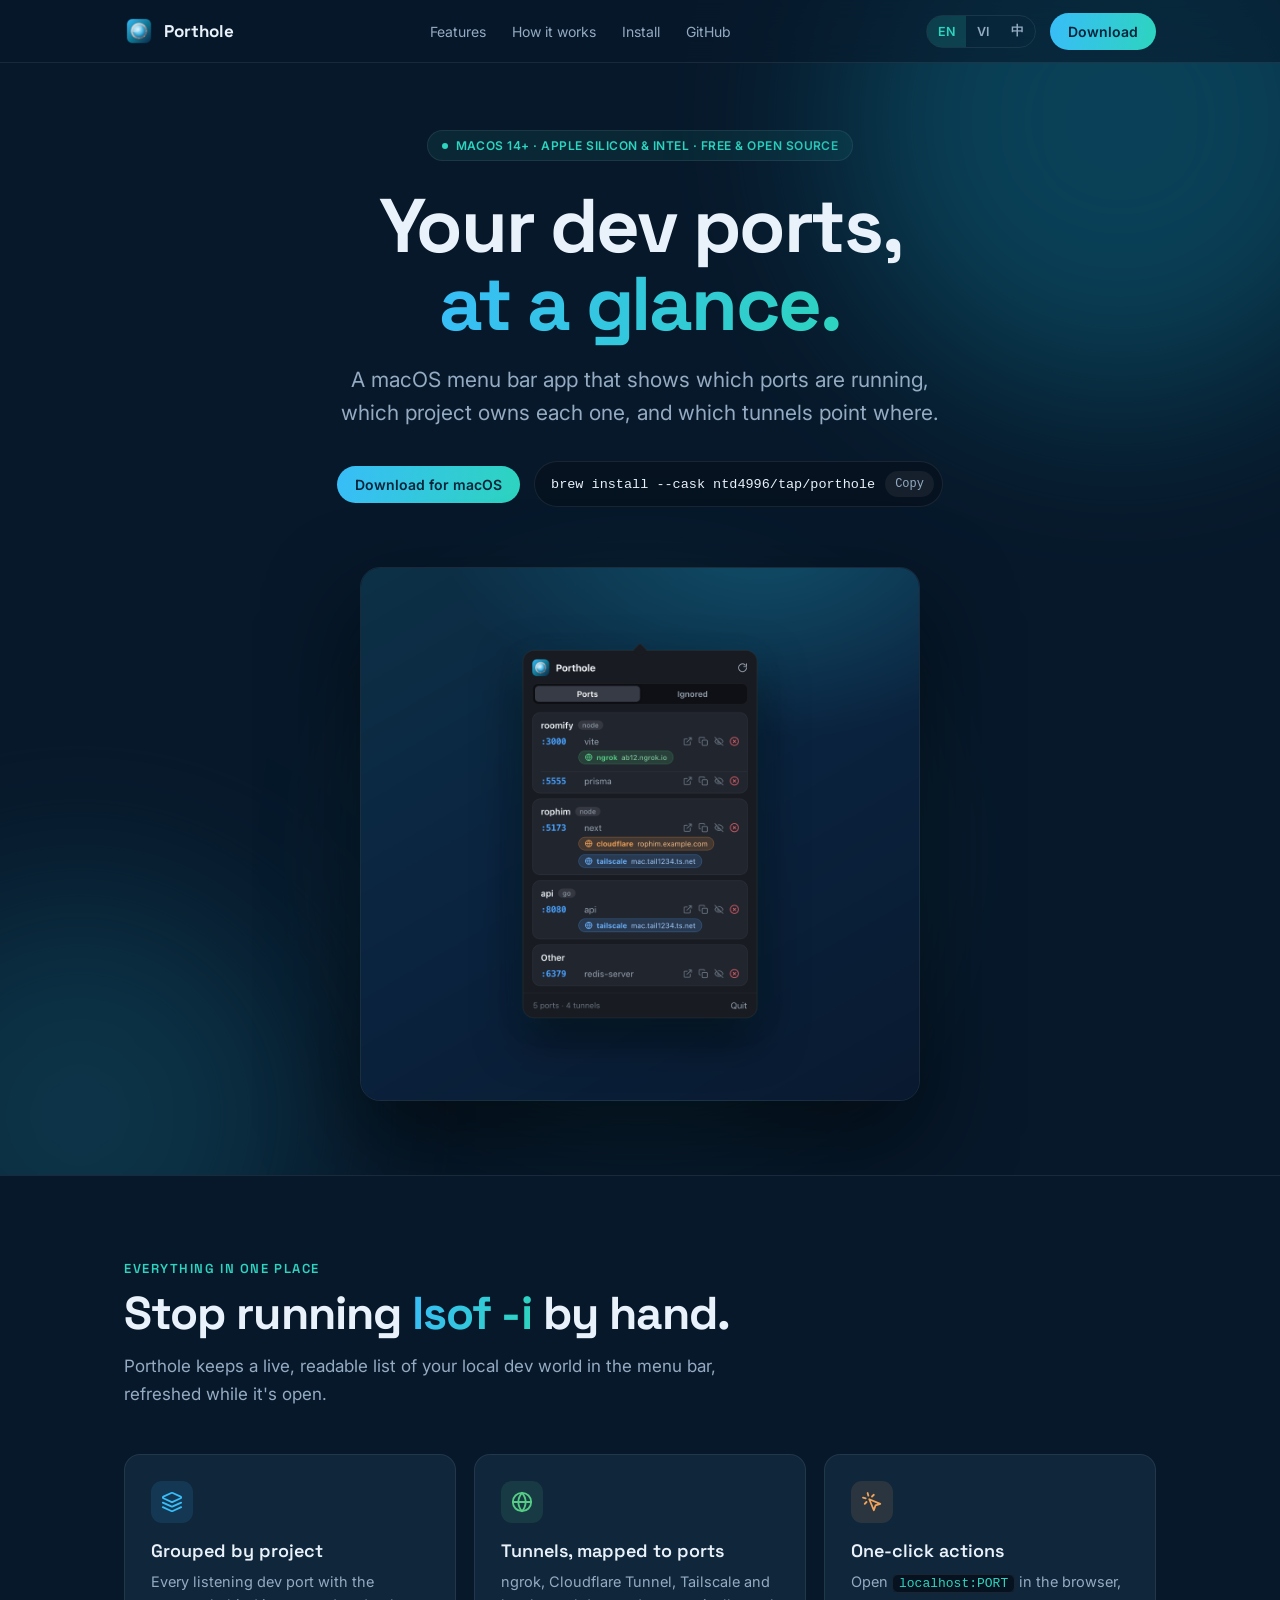
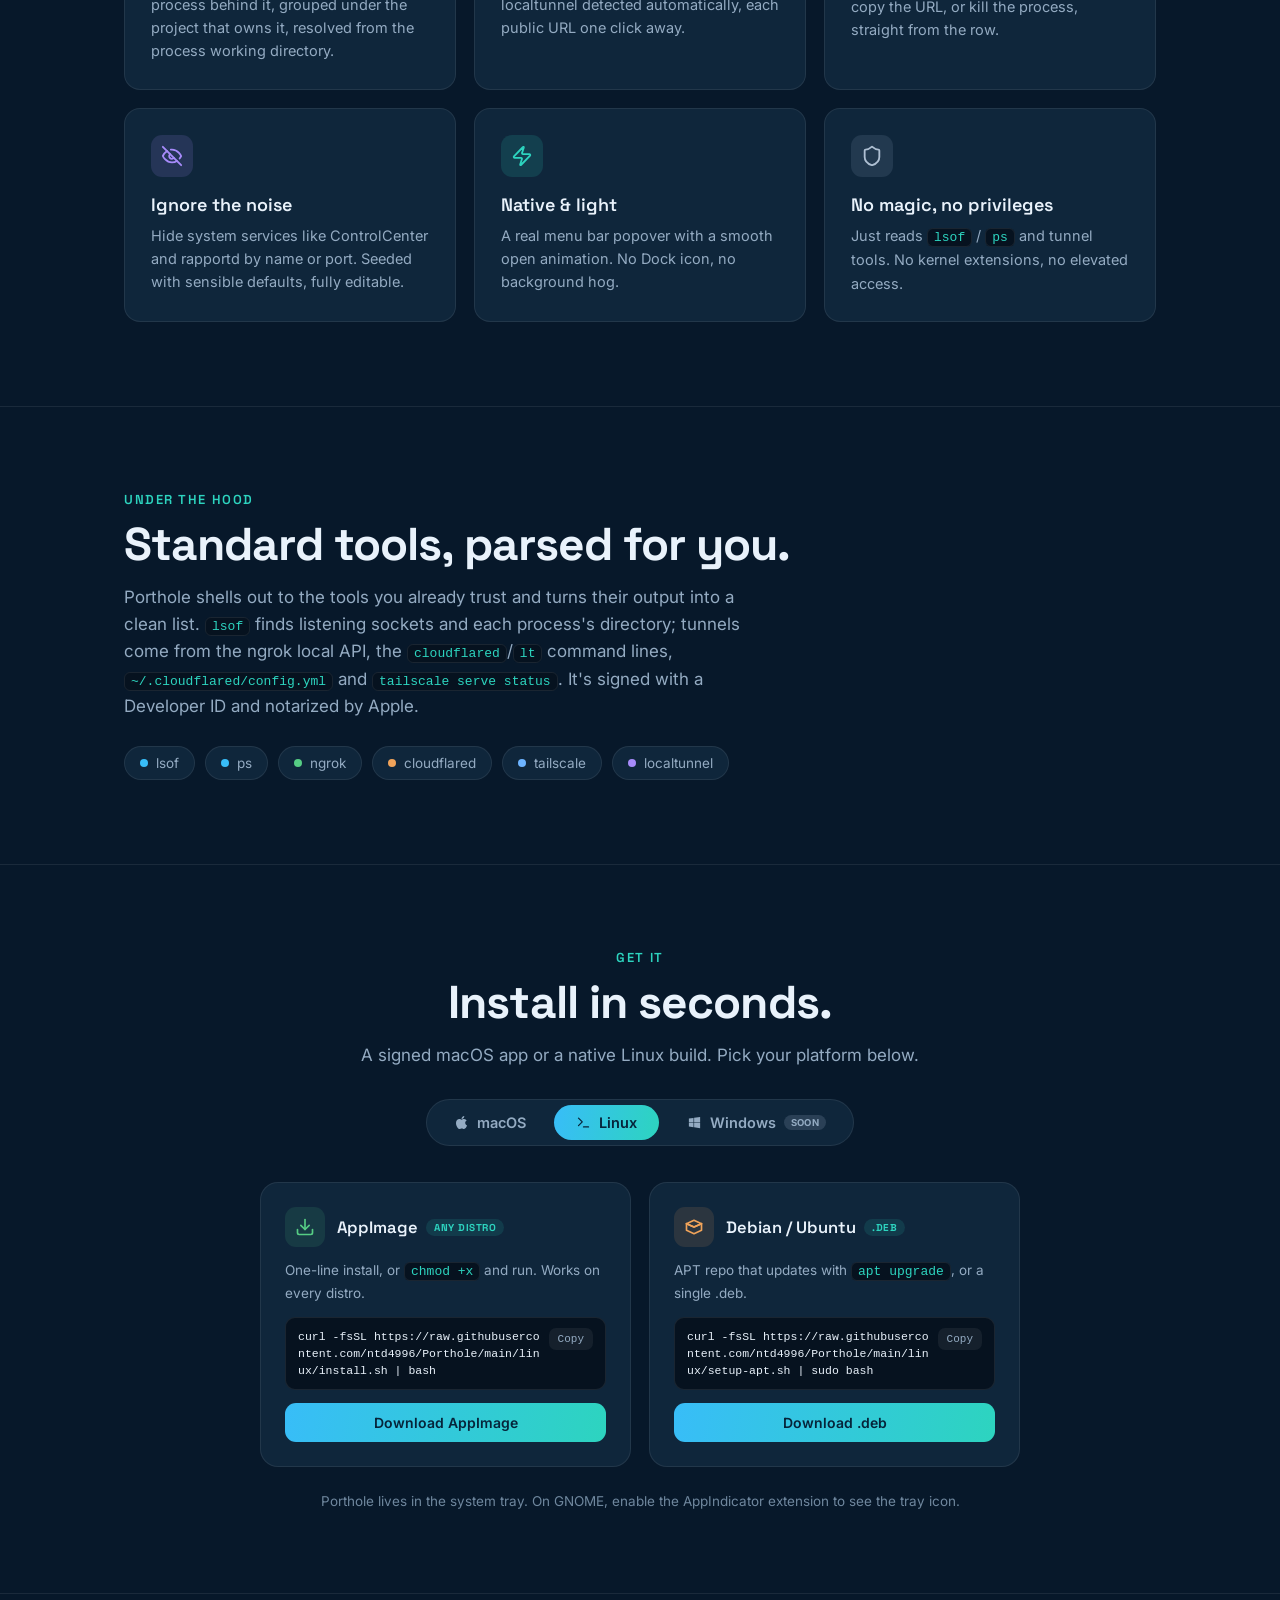
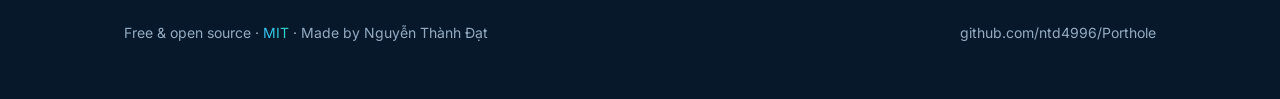
<file: index.html>
<!DOCTYPE html>
<html lang="en">
<head>
<meta charset="utf-8" />
<meta name="viewport" content="width=device-width, initial-scale=1" />
<title>Porthole: dev ports & tunnels in your menu bar</title>
<meta name="description" content="A macOS menu bar app that shows which dev ports are running, which project owns each one, and which tunnels point where." />
<meta property="og:title" content="Porthole" />
<meta property="og:description" content="See which dev ports are running, which project owns each one, and which tunnels point where, right from your menu bar." />
<meta property="og:image" content="https://porthole.thenightwatcher.online/hero.png" />
<meta property="og:type" content="website" />
<meta name="twitter:card" content="summary_large_image" />
<link rel="icon" href="icon.png" />
<link rel="author" href="https://datnt.dev" />
<script type="application/ld+json">
{
  "@context": "https://schema.org",
  "@type": "SoftwareApplication",
  "name": "Porthole",
  "url": "https://porthole.thenightwatcher.online/",
  "description": "A macOS menu bar app that shows which dev ports are running, which project owns each one, and which tunnels point where.",
  "applicationCategory": "DeveloperApplication",
  "operatingSystem": "macOS",
  "offers": {
    "@type": "Offer",
    "price": "0",
    "priceCurrency": "USD"
  },
  "sameAs": [
    "https://github.com/ntd4996/Porthole"
  ],
  "author": {
    "@type": "Person",
    "@id": "https://datnt.dev/#person",
    "name": "Nguyễn Thành Đạt",
    "url": "https://datnt.dev",
    "sameAs": [
      "https://github.com/ntd4996",
      "https://www.linkedin.com/in/ntd4996",
      "https://x.com/ntd4996"
    ]
  },
  "creator": {
    "@type": "Person",
    "@id": "https://datnt.dev/#person",
    "name": "Nguyễn Thành Đạt",
    "url": "https://datnt.dev",
    "sameAs": [
      "https://github.com/ntd4996",
      "https://www.linkedin.com/in/ntd4996",
      "https://x.com/ntd4996"
    ]
  },
  "publisher": {
    "@type": "Person",
    "@id": "https://datnt.dev/#person",
    "name": "Nguyễn Thành Đạt",
    "url": "https://datnt.dev",
    "sameAs": [
      "https://github.com/ntd4996",
      "https://www.linkedin.com/in/ntd4996",
      "https://x.com/ntd4996"
    ]
  }
}
</script>
<link rel="preconnect" href="https://fonts.googleapis.com" />
<link rel="preconnect" href="https://fonts.gstatic.com" crossorigin />
<link href="https://fonts.googleapis.com/css2?family=Space+Grotesk:wght@500;600;700&family=Inter:wght@400;500;600&display=swap" rel="stylesheet" />
<style>
  *{margin:0;padding:0;box-sizing:border-box}
  :root{
    --ink:#07182a; --ink2:#0c2034; --card:#0f263b; --line:rgba(255,255,255,.08);
    --cream:#e9f2fb; --muted:#94abc2; --faint:#6f879e;
    --sky:#38bdf8; --teal:#2dd4bf; --orange:#f0a35a; --green:#56cd84;
    --disp:"Space Grotesk",-apple-system,sans-serif; --body:"Inter",-apple-system,sans-serif;
  }
  html{scroll-behavior:smooth}
  body{font-family:var(--body);color:var(--cream);background:var(--ink);-webkit-font-smoothing:antialiased;overflow-x:hidden}
  a{color:inherit;text-decoration:none}
  .wrap{max-width:1080px;margin:0 auto;padding:0 24px}
  .grad{background:linear-gradient(100deg,var(--sky),var(--teal));-webkit-background-clip:text;background-clip:text;color:transparent}

  /* header */
  header{position:fixed;inset:0 0 auto 0;z-index:50;backdrop-filter:blur(12px);background:rgba(7,24,42,.6);border-bottom:1px solid var(--line)}
  header .wrap{display:flex;align-items:center;justify-content:space-between;height:62px}
  .brand{display:flex;align-items:center;gap:10px;font-family:var(--disp);font-weight:700;font-size:17px}
  .brand img{width:30px;height:30px;border-radius:8px}
  nav.links{display:flex;gap:26px;font-size:14px}
  nav.links a{color:var(--muted)} nav.links a:hover{color:var(--cream)}
  .right{display:flex;align-items:center;gap:14px}
  .btn{display:inline-flex;align-items:center;gap:8px;border-radius:999px;font-weight:600;font-size:14px;padding:10px 18px;transition:.15s}
  .btn-primary{background:linear-gradient(100deg,var(--sky),var(--teal));color:#06243a}
  .btn-primary:hover{filter:brightness(1.07);transform:translateY(-1px)}
  .btn-ghost{border:1px solid var(--line);color:var(--cream)}
  .btn-ghost:hover{border-color:var(--teal);color:var(--teal)}
  /* language switcher */
  .lang{display:inline-flex;border:1px solid var(--line);border-radius:999px;overflow:hidden}
  .lang button{background:transparent;border:none;color:var(--muted);cursor:pointer;font:inherit;font-size:12.5px;font-weight:600;padding:7px 11px;transition:.15s}
  .lang button:hover{color:var(--cream)}
  .lang button.on{background:rgba(45,212,191,.16);color:var(--teal)}
  @media(max-width:720px){nav.links{display:none}}

  /* glows */
  .glow{position:absolute;border-radius:50%;filter:blur(90px);opacity:.5;pointer-events:none;z-index:0}

  /* hero */
  .hero{position:relative;padding:130px 0 70px;text-align:center;overflow:hidden}
  .hero .glow.a{width:560px;height:560px;background:#0e7490;top:-160px;right:-120px;opacity:.45}
  .hero .glow.b{width:440px;height:440px;background:#155e75;bottom:-160px;left:-140px;opacity:.4}
  .badge{display:inline-flex;align-items:center;gap:8px;border:1px solid var(--line);background:rgba(45,212,191,.08);color:var(--teal);font-size:12px;font-weight:600;letter-spacing:.04em;text-transform:uppercase;padding:7px 14px;border-radius:999px;margin-bottom:26px}
  .badge .dot{width:6px;height:6px;border-radius:50%;background:var(--teal)}
  h1{position:relative;font-family:var(--disp);font-weight:700;letter-spacing:-.03em;line-height:1.02;font-size:clamp(40px,7vw,76px);margin-bottom:22px}
  .sub{position:relative;font-size:clamp(17px,2.4vw,21px);color:var(--muted);max-width:620px;margin:0 auto 32px;line-height:1.55}
  .cta{position:relative;display:flex;gap:14px;justify-content:center;align-items:center;flex-wrap:wrap}
  .brew{display:inline-flex;align-items:center;gap:10px;background:#06121f;border:1px solid var(--line);border-radius:999px;padding:9px 8px 9px 16px;font-family:ui-monospace,Menlo,monospace;font-size:13.5px;color:var(--cream)}
  .brew button{background:rgba(255,255,255,.06);border:none;color:var(--muted);cursor:pointer;font:inherit;font-size:12px;padding:6px 10px;border-radius:999px}
  .brew button:hover{color:var(--teal)}
  .shotwrap{position:relative;margin:60px auto 0;max-width:560px}
  .shotwrap .glow{width:70%;height:70%;left:15%;top:18%;background:#1390a8;opacity:.5}
  .shot{position:relative;width:100%;height:auto;border-radius:20px;border:1px solid var(--line);
    box-shadow:0 40px 90px rgba(0,0,0,.55);animation:float 6s ease-in-out infinite}
  @keyframes float{0%,100%{transform:translateY(0)}50%{transform:translateY(-10px)}}
  .menubarhint{display:inline-flex;align-items:center;gap:7px;color:var(--teal);font-size:12px;font-weight:700;letter-spacing:.08em;text-transform:uppercase;margin-bottom:14px}

  /* sections */
  section.block{position:relative;padding:84px 0;border-top:1px solid var(--line)}
  .eyebrow{font-family:var(--disp);color:var(--teal);font-size:13px;font-weight:600;letter-spacing:.12em;text-transform:uppercase;margin-bottom:12px}
  h2{font-family:var(--disp);font-weight:700;letter-spacing:-.02em;font-size:clamp(30px,4.5vw,46px);line-height:1.05;margin-bottom:16px}
  .lead{color:var(--muted);font-size:17px;line-height:1.6;max-width:620px}

  .features{display:grid;grid-template-columns:repeat(auto-fit,minmax(290px,1fr));gap:18px;margin-top:46px}
  .feat{background:var(--card);border:1px solid var(--line);border-radius:16px;padding:26px;transition:.2s}
  .feat:hover{border-color:rgba(45,212,191,.35);transform:translateY(-3px)}
  .feat .ic{width:42px;height:42px;border-radius:11px;display:flex;align-items:center;justify-content:center;margin-bottom:16px;background:rgba(56,189,248,.12);color:var(--sky)}
  .feat h3{font-family:var(--disp);font-size:18px;font-weight:600;margin-bottom:8px}
  .feat p{color:var(--muted);font-size:14.5px;line-height:1.6}
  code{background:#06121f;border:1px solid var(--line);border-radius:6px;padding:1px 6px;font-family:ui-monospace,Menlo,monospace;font-size:13px;color:var(--teal)}

  .chips{display:flex;flex-wrap:wrap;gap:10px;margin-top:26px}
  .chip{display:inline-flex;align-items:center;gap:8px;background:var(--card);border:1px solid var(--line);border-radius:999px;padding:8px 15px;font-size:13.5px;color:var(--muted)}
  .chip .d{width:8px;height:8px;border-radius:50%}

  /* install */
  .install{text-align:center}
  .install .box{display:inline-flex;flex-direction:column;gap:18px;align-items:center;background:var(--card);border:1px solid var(--line);border-radius:20px;padding:40px;margin-top:30px;max-width:560px;width:100%}
  .install .cmd{font-family:ui-monospace,Menlo,monospace;font-size:15px;background:#06121f;border:1px solid var(--line);border-radius:12px;padding:14px 18px;width:100%;display:flex;justify-content:space-between;align-items:center;gap:12px}
  .install .cmd button{background:rgba(255,255,255,.06);border:none;color:var(--muted);cursor:pointer;font:inherit;font-size:12px;padding:6px 11px;border-radius:8px}
  .install .cmd button:hover{color:var(--teal)}
  .note{color:var(--faint);font-size:13.5px}

  /* download cards */
  .platforms{display:flex;justify-content:center;gap:12px;flex-wrap:wrap;margin:30px 0 4px}
  .pf{display:inline-flex;align-items:center;gap:9px;background:var(--card);border:1px solid var(--line);border-radius:999px;padding:9px 16px;font-size:14px;color:var(--cream);font-weight:600}
  .pf svg{width:15px;height:15px;opacity:.92}
  .pf b{color:var(--teal);font-size:10.5px;font-weight:700;letter-spacing:.06em;text-transform:uppercase;background:rgba(45,212,191,.12);padding:2px 8px;border-radius:999px}
  .dlcards{display:grid;grid-template-columns:repeat(auto-fit,minmax(280px,1fr));gap:18px;margin-top:34px;text-align:left}
  .dlcard{display:flex;flex-direction:column;gap:13px;background:var(--card);border:1px solid var(--line);border-radius:18px;padding:24px;transition:.2s}
  .dlcard:hover{border-color:rgba(45,212,191,.35);transform:translateY(-3px)}
  .dlcard .top{display:flex;align-items:center;gap:12px}
  .dlcard .di{width:40px;height:40px;border-radius:11px;display:flex;align-items:center;justify-content:center;background:rgba(56,189,248,.12);color:var(--sky);flex:none}
  .dlcard .di svg{width:20px;height:20px}
  .dlcard h3{font-family:var(--disp);font-size:16.5px;font-weight:600;display:flex;align-items:center;gap:8px;flex-wrap:wrap}
  .dlcard .tag{font-size:10px;font-weight:700;letter-spacing:.05em;text-transform:uppercase;color:var(--teal);background:rgba(45,212,191,.12);border-radius:999px;padding:2px 8px}
  .dlcard p{color:var(--muted);font-size:13.5px;line-height:1.55;flex:1;margin:0}
  .dlcard .cmd{font-family:ui-monospace,Menlo,monospace;font-size:11.5px;background:#06121f;border:1px solid var(--line);border-radius:10px;padding:10px 12px;display:flex;align-items:flex-start;justify-content:space-between;gap:8px}
  .dlcard .cmd span{line-height:1.5;color:var(--cream);word-break:break-all}
  .dlcard .cmd button{background:rgba(255,255,255,.06);border:none;color:var(--muted);cursor:pointer;font:inherit;font-size:11px;padding:5px 9px;border-radius:7px;flex:none}
  .dlcard .cmd button:hover{color:var(--teal)}
  .dlbtn{display:inline-flex;align-items:center;justify-content:center;gap:8px;background:linear-gradient(100deg,var(--sky),var(--teal));color:#06243a;border-radius:11px;padding:11px 14px;font-weight:600;font-size:14px;transition:.15s}
  .dlbtn:hover{filter:brightness(1.07);transform:translateY(-1px)}
  .dlbtn.ghost{background:transparent;border:1px solid var(--line);color:var(--cream)}
  .dlbtn.ghost:hover{border-color:var(--teal);color:var(--teal)}
  .osTabs{display:inline-flex;gap:6px;background:var(--card);border:1px solid var(--line);border-radius:999px;padding:5px;margin:30px 0 2px}
  .osTab{display:inline-flex;align-items:center;gap:8px;background:transparent;border:none;color:var(--muted);cursor:pointer;font:inherit;font-weight:600;font-size:14.5px;padding:9px 22px;border-radius:999px;transition:.15s}
  .osTab svg{width:15px;height:15px}
  .osTab:hover{color:var(--cream)}
  .osTab.on{background:linear-gradient(100deg,var(--sky),var(--teal));color:#06243a}
  .osTab .soon{font-size:9.5px;font-weight:700;letter-spacing:.05em;text-transform:uppercase;background:rgba(148,171,194,.2);color:var(--muted);border-radius:999px;padding:2px 7px}
  .osTab.on .soon{background:rgba(6,36,58,.25);color:#06243a}
  .ospanel{margin-top:6px}
  .ospanel[hidden]{display:none}
  .dlcards-2{max-width:760px;margin-left:auto;margin-right:auto}
  .dlcards-1{max-width:420px;margin-left:auto;margin-right:auto}

  footer{border-top:1px solid var(--line);padding:30px 0 60px}
  footer .wrap{display:flex;justify-content:space-between;flex-wrap:wrap;gap:14px;color:var(--muted);font-size:14px;align-items:center}
  footer a:hover{color:var(--cream)}

  .reveal{opacity:0;transform:translateY(26px);transition:opacity .6s ease,transform .6s ease}
  .reveal.in{opacity:1;transform:none}
  @media(prefers-reduced-motion:reduce){.shot{animation:none}.reveal{opacity:1;transform:none}}
</style>
</head>
<body>

<header>
  <div class="wrap">
    <a class="brand" href="#"><img src="icon.png" alt="" />Porthole</a>
    <nav class="links">
      <a href="#features" data-i18n="nav_features">Features</a>
      <a href="#how" data-i18n="nav_how">How it works</a>
      <a href="#install" data-i18n="nav_install">Install</a>
      <a href="https://github.com/ntd4996/Porthole">GitHub</a>
    </nav>
    <div class="right">
      <div class="lang" id="lang">
        <button data-lang="en">EN</button>
        <button data-lang="vi">VI</button>
        <button data-lang="zh">中</button>
      </div>
      <a class="btn btn-primary" href="https://github.com/ntd4996/Porthole/releases/latest" data-i18n="nav_download">Download</a>
    </div>
  </div>
</header>

<section class="hero">
  <span class="glow a"></span><span class="glow b"></span>
  <div class="wrap">
    <span class="badge" data-i18n="badge"><span class="dot"></span>macOS 14+ · Apple Silicon &amp; Intel · Free &amp; open source</span>
    <h1 data-i18n="h1">Your dev ports,<br/><span class="grad">at a glance.</span></h1>
    <p class="sub" data-i18n="sub">A macOS menu bar app that shows which ports are running, which project owns each one, and which tunnels point where.</p>
    <div class="cta">
      <a class="btn btn-primary" href="https://github.com/ntd4996/Porthole/releases/latest" data-i18n="hero_dl">Download for macOS</a>
      <span class="brew"><span id="brew">brew install --cask ntd4996/tap/porthole</span><button onclick="cp('brew',this)" data-i18n="copy">Copy</button></span>
    </div>
    <div class="shotwrap reveal">
      <span class="glow"></span>
      <img class="shot" src="hero.png" alt="Porthole menu bar popover showing dev ports grouped by project, with ngrok, Cloudflare and Tailscale tunnels" />
    </div>
  </div>
</section>

<section class="block" id="features">
  <div class="wrap">
    <div class="reveal">
      <div class="eyebrow" data-i18n="f_eyebrow">Everything in one place</div>
      <h2 data-i18n="f_h2">Stop running <span class="grad">lsof -i</span> by hand.</h2>
      <p class="lead" data-i18n="f_lead">Porthole keeps a live, readable list of your local dev world in the menu bar, refreshed while it's open.</p>
    </div>
    <div class="features">
      <div class="feat reveal"><div class="ic"><svg width="22" height="22" viewBox="0 0 24 24" fill="none" stroke="currentColor" stroke-width="2" stroke-linecap="round" stroke-linejoin="round"><path d="m12.83 2.18a2 2 0 0 0-1.66 0L2.6 6.08a1 1 0 0 0 0 1.83l8.58 3.91a2 2 0 0 0 1.66 0l8.58-3.9a1 1 0 0 0 0-1.83Z"/><path d="m22 17.65-9.17 4.16a2 2 0 0 1-1.66 0L2 17.65"/><path d="m22 12.65-9.17 4.16a2 2 0 0 1-1.66 0L2 12.65"/></svg></div><h3 data-i18n="feat1_h3">Grouped by project</h3><p data-i18n="feat1_p">Every listening dev port with the process behind it, grouped under the project that owns it, resolved from the process working directory.</p></div>
      <div class="feat reveal"><div class="ic" style="background:rgba(86,205,132,.12);color:var(--green)"><svg width="22" height="22" viewBox="0 0 24 24" fill="none" stroke="currentColor" stroke-width="2" stroke-linecap="round" stroke-linejoin="round"><circle cx="12" cy="12" r="10"/><path d="M2 12h20"/><path d="M12 2a15.3 15.3 0 0 1 4 10 15.3 15.3 0 0 1-4 10 15.3 15.3 0 0 1-4-10 15.3 15.3 0 0 1 4-10z"/></svg></div><h3 data-i18n="feat2_h3">Tunnels, mapped to ports</h3><p data-i18n="feat2_p">ngrok, Cloudflare Tunnel, Tailscale and localtunnel detected automatically, each public URL one click away.</p></div>
      <div class="feat reveal"><div class="ic" style="background:rgba(240,163,90,.12);color:var(--orange)"><svg width="22" height="22" viewBox="0 0 24 24" fill="none" stroke="currentColor" stroke-width="2" stroke-linecap="round" stroke-linejoin="round"><path d="M9 9l5 12 1.8-5.2L21 14Z"/><path d="M7.2 2.2 8 5.1"/><path d="m5.1 8-2.9-.8"/><path d="M14 4.1 12 6"/><path d="m6 12-1.9 2"/></svg></div><h3 data-i18n="feat3_h3">One-click actions</h3><p data-i18n="feat3_p">Open <code>localhost:PORT</code> in the browser, copy the URL, or kill the process, straight from the row.</p></div>
      <div class="feat reveal"><div class="ic" style="background:rgba(167,139,250,.14);color:#a78bfa"><svg width="22" height="22" viewBox="0 0 24 24" fill="none" stroke="currentColor" stroke-width="2" stroke-linecap="round" stroke-linejoin="round"><path d="M9.88 9.88a3 3 0 1 0 4.24 4.24"/><path d="M10.73 5.08A10.43 10.43 0 0 1 12 5c7 0 10 7 10 7a13.16 13.16 0 0 1-1.67 2.68"/><path d="M6.61 6.61A13.526 13.526 0 0 0 2 12s3 7 10 7a9.74 9.74 0 0 0 5.39-1.61"/><line x1="2" x2="22" y1="2" y2="22"/></svg></div><h3 data-i18n="feat4_h3">Ignore the noise</h3><p data-i18n="feat4_p">Hide system services like ControlCenter and rapportd by name or port. Seeded with sensible defaults, fully editable.</p></div>
      <div class="feat reveal"><div class="ic" style="background:rgba(45,212,191,.14);color:var(--teal)"><svg width="22" height="22" viewBox="0 0 24 24" fill="none" stroke="currentColor" stroke-width="2" stroke-linecap="round" stroke-linejoin="round"><path d="M4 14a1 1 0 0 1-.78-1.63l9.9-10.2a.5.5 0 0 1 .86.46l-1.92 6.02A1 1 0 0 0 13 10h7a1 1 0 0 1 .78 1.63l-9.9 10.2a.5.5 0 0 1-.86-.46l1.92-6.02A1 1 0 0 0 11 14z"/></svg></div><h3 data-i18n="feat5_h3">Native &amp; light</h3><p data-i18n="feat5_p">A real menu bar popover with a smooth open animation. No Dock icon, no background hog.</p></div>
      <div class="feat reveal"><div class="ic" style="background:rgba(148,171,194,.14);color:#aebfd2"><svg width="22" height="22" viewBox="0 0 24 24" fill="none" stroke="currentColor" stroke-width="2" stroke-linecap="round" stroke-linejoin="round"><path d="M20 13c0 5-3.5 7.5-7.66 8.95a1 1 0 0 1-.67-.01C7.5 20.5 4 18 4 13V6a1 1 0 0 1 1-1c2 0 4.5-1.2 6.24-2.72a1.17 1.17 0 0 1 1.52 0C14.51 3.81 17 5 19 5a1 1 0 0 1 1 1z"/></svg></div><h3 data-i18n="feat6_h3">No magic, no privileges</h3><p data-i18n="feat6_p">Just reads <code>lsof</code> / <code>ps</code> and tunnel tools. No kernel extensions, no elevated access.</p></div>
    </div>
  </div>
</section>

<section class="block" id="how">
  <div class="wrap reveal">
    <div class="eyebrow" data-i18n="how_eyebrow">Under the hood</div>
    <h2 data-i18n="how_h2">Standard tools, parsed for you.</h2>
    <p class="lead" data-i18n="how_lead">Porthole shells out to the tools you already trust and turns their output into a clean list. <code>lsof</code> finds listening sockets and each process's directory; tunnels come from the ngrok local API, the <code>cloudflared</code>/<code>lt</code> command lines, <code>~/.cloudflared/config.yml</code> and <code>tailscale serve status</code>. It's signed with a Developer ID and notarized by Apple.</p>
    <div class="chips">
      <span class="chip"><span class="d" style="background:var(--sky)"></span>lsof</span>
      <span class="chip"><span class="d" style="background:var(--sky)"></span>ps</span>
      <span class="chip"><span class="d" style="background:var(--green)"></span>ngrok</span>
      <span class="chip"><span class="d" style="background:var(--orange)"></span>cloudflared</span>
      <span class="chip"><span class="d" style="background:#6db4ff"></span>tailscale</span>
      <span class="chip"><span class="d" style="background:#a78bfa"></span>localtunnel</span>
    </div>
  </div>
</section>

<section class="block install" id="install">
  <div class="wrap reveal">
    <div class="eyebrow" data-i18n="get_eyebrow">Get it</div>
    <h2 data-i18n="get_h2">Install in seconds.</h2>
    <p class="lead" style="margin:0 auto" data-i18n="get_lead">A signed macOS app or a native Linux build. Pick your platform below.</p>

    <div class="osTabs" role="tablist">
      <button class="osTab" data-os="mac" onclick="showOS('mac')"><svg viewBox="0 0 384 512" fill="currentColor"><path d="M318.7 268.7c-.2-36.7 16.4-64.4 50-84.8-18.8-26.9-47.2-41.7-84.7-44.6-35.5-2.8-74.3 20.7-88.5 20.7-15 0-49.4-19.7-76.4-19.7C63.3 141.2 4 184.8 4 273.5q0 39.3 14.4 81.2c12.8 36.7 59 126.7 107.2 125.2 25.2-.6 43-17.9 75.8-17.9 31.8 0 48.3 17.9 76.4 17.9 48.6-.7 90.4-82.5 102.6-119.3-65.2-30.7-61.7-90-61.7-91.9zm-56.6-164.2c27.3-32.4 24.8-61.9 24-72.5-24.1 1.4-52 16.4-67.9 34.9-17.5 19.8-27.8 44.3-25.6 71.9 26.1 2 49.9-11.4 69.5-34.3z"/></svg>macOS</button>
      <button class="osTab" data-os="linux" onclick="showOS('linux')"><svg viewBox="0 0 24 24" fill="none" stroke="currentColor" stroke-width="2" stroke-linecap="round" stroke-linejoin="round"><polyline points="4 17 10 11 4 5"/><line x1="12" x2="20" y1="19" y2="19"/></svg>Linux</button>
      <button class="osTab" data-os="win" onclick="showOS('win')"><svg viewBox="0 0 24 24" fill="currentColor"><path d="M3 5.7 10.4 4.6v6.9H3zM11.4 4.4 21 3v8.5h-9.6zM3 12.5h7.4v6.9L3 18.3zM11.4 12.5H21V21l-9.6-1.3z"/></svg>Windows <span class="soon" data-i18n="soon">Soon</span></button>
    </div>

    <div class="ospanel" data-os="mac">
      <div class="dlcards dlcards-2">
        <div class="dlcard">
          <div class="top"><div class="di"><svg viewBox="0 0 384 512" fill="currentColor"><path d="M318.7 268.7c-.2-36.7 16.4-64.4 50-84.8-18.8-26.9-47.2-41.7-84.7-44.6-35.5-2.8-74.3 20.7-88.5 20.7-15 0-49.4-19.7-76.4-19.7C63.3 141.2 4 184.8 4 273.5q0 39.3 14.4 81.2c12.8 36.7 59 126.7 107.2 125.2 25.2-.6 43-17.9 75.8-17.9 31.8 0 48.3 17.9 76.4 17.9 48.6-.7 90.4-82.5 102.6-119.3-65.2-30.7-61.7-90-61.7-91.9zm-56.6-164.2c27.3-32.4 24.8-61.9 24-72.5-24.1 1.4-52 16.4-67.9 34.9-17.5 19.8-27.8 44.3-25.6 71.9 26.1 2 49.9-11.4 69.5-34.3z"/></svg></div><h3>Homebrew <span class="tag" data-i18n="dl_reco">Recommended</span></h3></div>
          <p data-i18n="dl_brew_p">One command, and it stays current with <code>brew upgrade</code>.</p>
          <div class="cmd"><span id="c_brew">brew install --cask ntd4996/tap/porthole</span><button onclick="cp('c_brew',this)" data-i18n="copy">Copy</button></div>
        </div>
        <div class="dlcard">
          <div class="top"><div class="di" style="background:rgba(56,189,248,.12);color:var(--sky)"><svg viewBox="0 0 24 24" fill="none" stroke="currentColor" stroke-width="2" stroke-linecap="round" stroke-linejoin="round"><path d="M21 15v4a2 2 0 0 1-2 2H5a2 2 0 0 1-2-2v-4"/><polyline points="7 10 12 15 17 10"/><line x1="12" x2="12" y1="15" y2="3"/></svg></div><h3>Direct .dmg <span class="tag" data-i18n="dl_mac_tag">14+</span></h3></div>
          <p data-i18n="dl_dmg_p">Signed &amp; notarized by Apple. Apple Silicon &amp; Intel, no Gatekeeper prompt.</p>
          <a class="dlbtn" href="https://github.com/ntd4996/Porthole/releases/latest" data-i18n="dl_dmg">Download .dmg</a>
        </div>
      </div>
    </div>

    <div class="ospanel" data-os="linux" hidden>
      <div class="dlcards dlcards-2">
        <div class="dlcard">
          <div class="top"><div class="di" style="background:rgba(86,205,132,.12);color:var(--green)"><svg viewBox="0 0 24 24" fill="none" stroke="currentColor" stroke-width="2" stroke-linecap="round" stroke-linejoin="round"><path d="M21 15v4a2 2 0 0 1-2 2H5a2 2 0 0 1-2-2v-4"/><polyline points="7 10 12 15 17 10"/><line x1="12" x2="12" y1="15" y2="3"/></svg></div><h3>AppImage <span class="tag" data-i18n="dl_any">Any distro</span></h3></div>
          <p data-i18n="dl_ai_p">One-line install, or <code>chmod +x</code> and run. Works on every distro.</p>
          <div class="cmd"><span id="c_ai">curl -fsSL https://raw.githubusercontent.com/ntd4996/Porthole/main/linux/install.sh | bash</span><button onclick="cp('c_ai',this)" data-i18n="copy">Copy</button></div>
          <a class="dlbtn" href="https://github.com/ntd4996/Porthole/releases" data-i18n="dl_ai">Download AppImage</a>
        </div>
        <div class="dlcard">
          <div class="top"><div class="di" style="background:rgba(240,163,90,.12);color:var(--orange)"><svg viewBox="0 0 24 24" fill="none" stroke="currentColor" stroke-width="2" stroke-linecap="round" stroke-linejoin="round"><path d="m21 8-9 4-9-4 9-4 9 4Z"/><path d="M3 8v8l9 4 9-4V8"/><path d="m3 8 9 4 9-4"/></svg></div><h3>Debian / Ubuntu <span class="tag">.deb</span></h3></div>
          <p data-i18n="dl_deb_p">APT repo that updates with <code>apt upgrade</code>, or a single .deb.</p>
          <div class="cmd"><span id="c_apt">curl -fsSL https://raw.githubusercontent.com/ntd4996/Porthole/main/linux/setup-apt.sh | sudo bash</span><button onclick="cp('c_apt',this)" data-i18n="copy">Copy</button></div>
          <a class="dlbtn" href="https://github.com/ntd4996/Porthole/releases" data-i18n="dl_deb">Download .deb</a>
        </div>
      </div>
    </div>

    <div class="ospanel" data-os="win" hidden>
      <div class="dlcards dlcards-1">
        <div class="dlcard" style="text-align:center;align-items:center">
          <div class="di" style="margin:0 auto;background:rgba(56,189,248,.12);color:var(--sky)"><svg viewBox="0 0 24 24" fill="currentColor"><path d="M3 5.7 10.4 4.6v6.9H3zM11.4 4.4 21 3v8.5h-9.6zM3 12.5h7.4v6.9L3 18.3zM11.4 12.5H21V21l-9.6-1.3z"/></svg></div>
          <h3 style="justify-content:center" data-i18n="win_h">Windows is on the way</h3>
          <p style="text-align:center" data-i18n="win_p">A native Windows build isn't ready yet. Star the repo to hear when it lands.</p>
          <a class="dlbtn" href="https://github.com/ntd4996/Porthole" data-i18n="win_btn">Star on GitHub</a>
        </div>
      </div>
    </div>

    <p class="note" style="margin-top:26px" data-i18n="get_tray_note">Porthole lives in the system tray. On GNOME, enable the AppIndicator extension to see the tray icon.</p>
  </div>
</section>

<footer>
  <div class="wrap">
    <span data-i18n="foot_left">Free &amp; open source · <a class="grad" href="https://github.com/ntd4996/Porthole/blob/main/LICENSE">MIT</a> · Made by <a href="https://datnt.dev" rel="author">Nguyễn Thành Đạt</a></span>
    <span><a href="https://github.com/ntd4996/Porthole">github.com/ntd4996/Porthole</a></span>
  </div>
</footer>

<script>
function cp(id,btn){navigator.clipboard.writeText(document.getElementById(id).textContent);var t=btn.textContent;btn.textContent=I18N[LANG].copied;setTimeout(function(){btn.textContent=t},1200)}

/* Translations. en is the source of truth; vi/zh added alongside. */
var I18N={
  en:{
    copy:"Copy", copied:"Copied",
    nav_features:"Features", nav_how:"How it works", nav_install:"Install", nav_download:"Download",
    badge:'<span class="dot"></span>macOS 14+ · Apple Silicon &amp; Intel · Free &amp; open source',
    h1:'Your dev ports,<br/><span class="grad">at a glance.</span>',
    sub:"A macOS menu bar app that shows which ports are running, which project owns each one, and which tunnels point where.",
    hero_dl:"Download for macOS",
    f_eyebrow:"Everything in one place",
    f_h2:'Stop running <span class="grad">lsof -i</span> by hand.',
    f_lead:"Porthole keeps a live, readable list of your local dev world in the menu bar, refreshed while it's open.",
    feat1_h3:"Grouped by project",
    feat1_p:"Every listening dev port with the process behind it, grouped under the project that owns it, resolved from the process working directory.",
    feat2_h3:"Tunnels, mapped to ports",
    feat2_p:"ngrok, Cloudflare Tunnel, Tailscale and localtunnel detected automatically, each public URL one click away.",
    feat3_h3:"One-click actions",
    feat3_p:'Open <code>localhost:PORT</code> in the browser, copy the URL, or kill the process, straight from the row.',
    feat4_h3:"Ignore the noise",
    feat4_p:"Hide system services like ControlCenter and rapportd by name or port. Seeded with sensible defaults, fully editable.",
    feat5_h3:"Native &amp; light",
    feat5_p:"A real menu bar popover with a smooth open animation. No Dock icon, no background hog.",
    feat6_h3:"No magic, no privileges",
    feat6_p:'Just reads <code>lsof</code> / <code>ps</code> and tunnel tools. No kernel extensions, no elevated access.',
    how_eyebrow:"Under the hood",
    how_h2:"Standard tools, parsed for you.",
    how_lead:"Porthole shells out to the tools you already trust and turns their output into a clean list. <code>lsof</code> finds listening sockets and each process's directory; tunnels come from the ngrok local API, the <code>cloudflared</code>/<code>lt</code> command lines, <code>~/.cloudflared/config.yml</code> and <code>tailscale serve status</code>. It's signed with a Developer ID and notarized by Apple.",
    get_eyebrow:"Get it",
    get_h2:"Install in seconds.",
    get_lead:"A signed macOS app or a native Linux build. Pick your platform below.",
    get_mac_btn:"Download for macOS", get_gh_btn:"Star on GitHub", avail:"Available",
    dl_mac_tag:"14+", dl_mac_p:"Homebrew cask, or a signed &amp; notarized .dmg. Apple Silicon &amp; Intel.", dl_dmg:"Download .dmg",
    dl_reco:"Recommended", dl_brew_p:"One command, and it stays current with <code>brew upgrade</code>.", dl_dmg_p:"Signed &amp; notarized by Apple. Apple Silicon &amp; Intel, no Gatekeeper prompt.",
    dl_any:"Any distro", dl_ai_p:"One-line install, or <code>chmod +x</code> and run. Works on every distro.", dl_ai:"Download AppImage",
    dl_deb_p:"APT repo that updates with <code>apt upgrade</code>, or a single .deb.", dl_deb:"Download .deb",
    get_tray_note:"Porthole lives in the system tray. On GNOME, enable the AppIndicator extension to see the tray icon.",
    soon:"Soon", win_h:"Windows is on the way", win_p:"A native Windows build isn't ready yet. Star the repo to hear when it lands.", win_btn:"Star on GitHub",
    get_dmg:"Or download the .dmg",
    get_note:"Signed with a Developer ID and notarized by Apple, no Gatekeeper workaround needed.",
    get_linux_eyebrow:"On Linux",
    get_linux_note:'Native Rust + GTK4 build. Installs the latest AppImage, or grab the AppImage / .deb from <a class="grad" href="https://github.com/ntd4996/Porthole/releases">Releases</a> (an <a class="grad" href="https://github.com/ntd4996/Porthole#linux">APT repo</a> is available too). GNOME needs the AppIndicator extension for the tray icon.',
    foot_left:'Free &amp; open source · <a class="grad" href="https://github.com/ntd4996/Porthole/blob/main/LICENSE">MIT</a> · Made by <a href="https://datnt.dev" rel="author">Nguyễn Thành Đạt</a>'
  },
  vi:{
    copy:"Sao chép", copied:"Đã sao chép",
    nav_features:"Tính năng", nav_how:"Cách hoạt động", nav_install:"Cài đặt", nav_download:"Tải về",
    badge:'<span class="dot"></span>macOS 14+ · Apple Silicon &amp; Intel · Miễn phí &amp; mã nguồn mở',
    h1:'Cổng dev của bạn,<br/><span class="grad">trong tầm mắt.</span>',
    sub:"Ứng dụng thanh menu macOS cho biết cổng nào đang chạy, dự án nào sở hữu cổng đó, và tunnel nào đang trỏ vào đâu.",
    hero_dl:"Tải cho macOS",
    f_eyebrow:"Tất cả ở một nơi",
    f_h2:'Đừng gõ <span class="grad">lsof -i</span> thủ công nữa.',
    f_lead:"Porthole giữ một danh sách trực tiếp, dễ đọc về thế giới dev cục bộ của bạn ngay trên thanh menu, tự làm mới khi đang mở.",
    feat1_h3:"Nhóm theo dự án",
    feat1_p:"Mọi cổng dev đang lắng nghe cùng tiến trình đứng sau, nhóm theo dự án sở hữu nó, xác định từ thư mục làm việc của tiến trình.",
    feat2_h3:"Tunnel, ánh xạ tới cổng",
    feat2_p:"ngrok, Cloudflare Tunnel, Tailscale và localtunnel được phát hiện tự động, mỗi URL công khai chỉ cách một cú nhấp.",
    feat3_h3:"Hành động một chạm",
    feat3_p:'Mở <code>localhost:PORT</code> trong trình duyệt, sao chép URL, hoặc tắt tiến trình, ngay tại dòng.',
    feat4_h3:"Bỏ qua thứ gây nhiễu",
    feat4_p:"Ẩn các dịch vụ hệ thống như ControlCenter và rapportd theo tên hoặc cổng. Có sẵn mặc định hợp lý, chỉnh sửa thoải mái.",
    feat5_h3:"Gọn nhẹ &amp; thuần macOS",
    feat5_p:"Một popover thanh menu thật với animation mở mượt mà. Không icon Dock, không ngốn tài nguyên nền.",
    feat6_h3:"Không phép thuật, không đặc quyền",
    feat6_p:'Chỉ đọc <code>lsof</code> / <code>ps</code> và các công cụ tunnel. Không kernel extension, không quyền nâng cao.',
    how_eyebrow:"Bên trong",
    how_h2:"Công cụ chuẩn, đã phân tích sẵn cho bạn.",
    how_lead:"Porthole gọi các công cụ bạn vốn tin dùng và biến output của chúng thành danh sách gọn gàng. <code>lsof</code> tìm socket đang lắng nghe và thư mục của từng tiến trình; tunnel đến từ ngrok local API, dòng lệnh <code>cloudflared</code>/<code>lt</code>, <code>~/.cloudflared/config.yml</code> và <code>tailscale serve status</code>. Ứng dụng được ký bằng Developer ID và notarize bởi Apple.",
    get_eyebrow:"Tải ngay",
    get_h2:"Cài đặt trong vài giây.",
    get_lead:"Bản macOS đã ký hoặc bản Linux gốc. Chọn nền tảng của bạn bên dưới.",
    get_mac_btn:"Tải cho macOS", get_gh_btn:"Star trên GitHub", avail:"Sẵn sàng",
    dl_mac_tag:"14+", dl_mac_p:"Homebrew cask, hoặc file .dmg đã ký &amp; notarize. Apple Silicon &amp; Intel.", dl_dmg:"Tải .dmg",
    dl_reco:"Khuyên dùng", dl_brew_p:"Một lệnh, tự cập nhật qua <code>brew upgrade</code>.", dl_dmg_p:"Đã ký &amp; notarize bởi Apple. Apple Silicon &amp; Intel, không bị Gatekeeper hỏi.",
    dl_any:"Mọi distro", dl_ai_p:"Cài một dòng, hoặc <code>chmod +x</code> rồi chạy. Chạy trên mọi distro.", dl_ai:"Tải AppImage",
    dl_deb_p:"APT repo tự cập nhật qua <code>apt upgrade</code>, hoặc một file .deb.", dl_deb:"Tải .deb",
    get_tray_note:"Porthole nằm ở khay hệ thống. Trên GNOME, bật extension AppIndicator để thấy icon khay.",
    soon:"Sắp có", win_h:"Bản Windows đang tới", win_p:"Bản Windows gốc chưa sẵn sàng. Star repo để được báo khi có.", win_btn:"Star trên GitHub",
    get_dmg:"Hoặc tải file .dmg",
    get_note:"Được ký bằng Developer ID và notarize bởi Apple, không cần lách Gatekeeper.",
    get_linux_eyebrow:"Trên Linux",
    get_linux_note:'Bản Rust + GTK4 gốc. Cài AppImage mới nhất, hoặc tải AppImage / .deb ở <a class="grad" href="https://github.com/ntd4996/Porthole/releases">Releases</a> (có cả <a class="grad" href="https://github.com/ntd4996/Porthole#linux">APT repo</a>). GNOME cần extension AppIndicator để hiện icon khay.',
    foot_left:'Miễn phí &amp; mã nguồn mở · <a class="grad" href="https://github.com/ntd4996/Porthole/blob/main/LICENSE">MIT</a> · Phát triển bởi <a href="https://datnt.dev" rel="author">Nguyễn Thành Đạt</a>'
  },
  zh:{
    copy:"复制", copied:"已复制",
    nav_features:"功能", nav_how:"工作原理", nav_install:"安装", nav_download:"下载",
    badge:'<span class="dot"></span>macOS 14+ · Apple Silicon &amp; Intel · 免费 &amp; 开源',
    h1:'你的开发端口，<br/><span class="grad">一目了然。</span>',
    sub:"一款 macOS 菜单栏应用，显示哪些端口正在运行、每个端口属于哪个项目，以及哪些隧道指向何处。",
    hero_dl:"下载 macOS 版",
    f_eyebrow:"一切尽在一处",
    f_h2:'不必再手动运行 <span class="grad">lsof -i</span>。',
    f_lead:"Porthole 在菜单栏中实时、清晰地列出你本地的开发世界，打开时自动刷新。",
    feat1_h3:"按项目分组",
    feat1_p:"每一个正在监听的开发端口及其背后的进程，按所属项目分组，依据进程的工作目录解析。",
    feat2_h3:"隧道与端口的映射",
    feat2_p:"自动检测 ngrok、Cloudflare Tunnel、Tailscale 和 localtunnel，每个公开 URL 一键直达。",
    feat3_h3:"一键操作",
    feat3_p:'直接在该行用浏览器打开 <code>localhost:PORT</code>、复制 URL，或结束进程。',
    feat4_h3:"忽略噪音",
    feat4_p:"按名称或端口隐藏 ControlCenter、rapportd 等系统服务。内置合理默认值，完全可编辑。",
    feat5_h3:"原生 &amp; 轻量",
    feat5_p:"真正的菜单栏弹窗，带顺滑的打开动画。没有 Dock 图标，不占用后台资源。",
    feat6_h3:"没有魔法，没有特权",
    feat6_p:'仅读取 <code>lsof</code> / <code>ps</code> 和隧道工具。没有内核扩展，没有提权。',
    how_eyebrow:"幕后原理",
    how_h2:"标准工具，已为你解析。",
    how_lead:"Porthole 调用你早已信任的工具，并把它们的输出整理成清晰的列表。<code>lsof</code> 查找监听中的套接字和每个进程的目录；隧道信息来自 ngrok 本地 API、<code>cloudflared</code>/<code>lt</code> 命令行、<code>~/.cloudflared/config.yml</code> 以及 <code>tailscale serve status</code>。应用经 Developer ID 签名并通过 Apple 公证。",
    get_eyebrow:"获取",
    get_h2:"几秒完成安装。",
    get_lead:"已签名的 macOS 应用，或原生 Linux 构建。在下面选择你的平台。",
    get_mac_btn:"下载 macOS 版", get_gh_btn:"在 GitHub 加星", avail:"可用",
    dl_mac_tag:"14+", dl_mac_p:"Homebrew cask，或经签名并公证的 .dmg。Apple Silicon &amp; Intel。", dl_dmg:"下载 .dmg",
    dl_reco:"推荐", dl_brew_p:"一条命令，并通过 <code>brew upgrade</code> 保持最新。", dl_dmg_p:"经 Apple 签名并公证。Apple Silicon &amp; Intel，无 Gatekeeper 提示。",
    dl_any:"任意发行版", dl_ai_p:"一行命令安装，或 <code>chmod +x</code> 后运行。适用于所有发行版。", dl_ai:"下载 AppImage",
    dl_deb_p:"APT 软件源，用 <code>apt upgrade</code> 自动更新，或单个 .deb。", dl_deb:"下载 .deb",
    get_tray_note:"Porthole 位于系统托盘。在 GNOME 上，启用 AppIndicator 扩展以显示托盘图标。",
    soon:"即将推出", win_h:"Windows 版即将到来", win_p:"原生 Windows 版本尚未就绪。为仓库加星，第一时间获知发布。", win_btn:"在 GitHub 加星",
    get_dmg:"或下载 .dmg",
    get_note:"经 Developer ID 签名并通过 Apple 公证，无需绕过 Gatekeeper。",
    get_linux_eyebrow:"在 Linux 上",
    get_linux_note:'原生 Rust + GTK4 构建。安装最新 AppImage，或从 <a class="grad" href="https://github.com/ntd4996/Porthole/releases">Releases</a> 获取 AppImage / .deb（也提供 <a class="grad" href="https://github.com/ntd4996/Porthole#linux">APT 软件源</a>）。GNOME 需要 AppIndicator 扩展才能显示托盘图标。',
    foot_left:'免费 &amp; 开源 · <a class="grad" href="https://github.com/ntd4996/Porthole/blob/main/LICENSE">MIT</a> · 作者 <a href="https://datnt.dev" rel="author">Nguyễn Thành Đạt</a>'
  }
};

var LANG="en";
function pickLang(){
  var saved=null; try{saved=localStorage.getItem("porthole-lang")}catch(e){}
  var q=new URLSearchParams(location.search).get("lang");
  var nav=(navigator.language||"en").toLowerCase();
  var c=q||saved||nav;
  if(c.indexOf("vi")===0) return "vi";
  if(c.indexOf("zh")===0) return "zh";
  return "en";
}
function applyLang(lang){
  if(!I18N[lang]) lang="en";
  LANG=lang;
  var dict=I18N[lang], en=I18N.en;
  document.documentElement.lang = (lang==="zh"?"zh-Hans":lang);
  document.querySelectorAll("[data-i18n]").forEach(function(el){
    var k=el.getAttribute("data-i18n");
    var v=(dict&&dict[k]!=null)?dict[k]:en[k];
    if(v!=null) el.innerHTML=v;
  });
  document.querySelectorAll(".lang button").forEach(function(b){
    b.classList.toggle("on", b.getAttribute("data-lang")===lang);
  });
  try{localStorage.setItem("porthole-lang",lang)}catch(e){}
}
document.getElementById("lang").addEventListener("click",function(e){
  var b=e.target.closest("button"); if(!b) return;
  applyLang(b.getAttribute("data-lang"));
});
applyLang(pickLang());

function showOS(os){
  document.querySelectorAll(".osTab").forEach(function(t){t.classList.toggle("on", t.getAttribute("data-os")===os)});
  document.querySelectorAll(".ospanel").forEach(function(p){p.hidden = p.getAttribute("data-os")!==os});
}
showOS(/Mac|iPhone|iPad/i.test(navigator.platform||navigator.userAgent) ? "mac" : "linux");

var io=new IntersectionObserver(function(es){es.forEach(function(e){if(e.isIntersecting){e.target.classList.add('in');io.unobserve(e.target)}})},{threshold:.12});
document.querySelectorAll('.reveal').forEach(function(el){io.observe(el)});
</script>
</body>
</html>
</file>
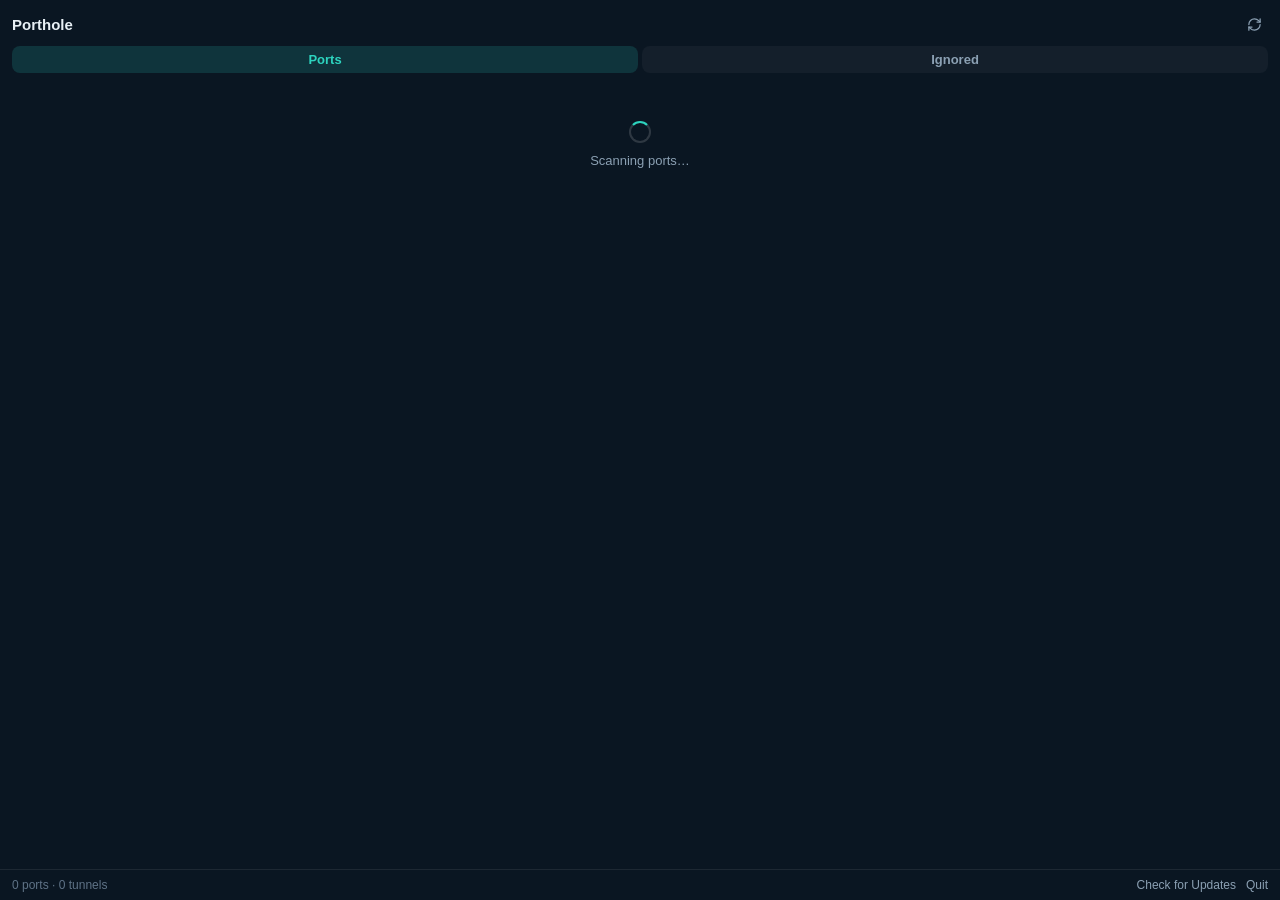
<file: windows/src/index.html>
<!doctype html>
<html lang="en">
<head>
  <meta charset="utf-8" />
  <meta name="viewport" content="width=device-width, initial-scale=1" />
  <title>Porthole</title>
  <link rel="stylesheet" href="styles.css" />
</head>
<body>
  <div id="app">
    <header class="hdr">
      <span class="title">Porthole</span>
      <button id="refresh" class="icon" title="Refresh ports" aria-label="Refresh">
        <svg viewBox="0 0 24 24" fill="none" stroke="currentColor" stroke-width="2" stroke-linecap="round" stroke-linejoin="round"><path d="M3 12a9 9 0 0 1 9-9 9.75 9.75 0 0 1 6.74 2.74L21 8"/><path d="M21 3v5h-5"/><path d="M21 12a9 9 0 0 1-9 9 9.75 9.75 0 0 1-6.74-2.74L3 16"/><path d="M8 16H3v5"/></svg>
      </button>
    </header>

    <div class="tabs">
      <button class="tab on" data-tab="ports" id="tab-ports">Ports</button>
      <button class="tab" data-tab="ignored" id="tab-ignored">Ignored</button>
    </div>

    <div class="scroll">
      <div id="panel-ports" class="panel"></div>
      <div id="panel-ignored" class="panel" hidden></div>
    </div>

    <footer class="ftr">
      <span id="count" class="count"></span>
      <button id="check-updates" class="link"></button>
      <button id="quit" class="link"></button>
    </footer>
  </div>

  <div id="toast" class="toast" hidden></div>
  <script src="app.js"></script>
</body>
</html>
</file>
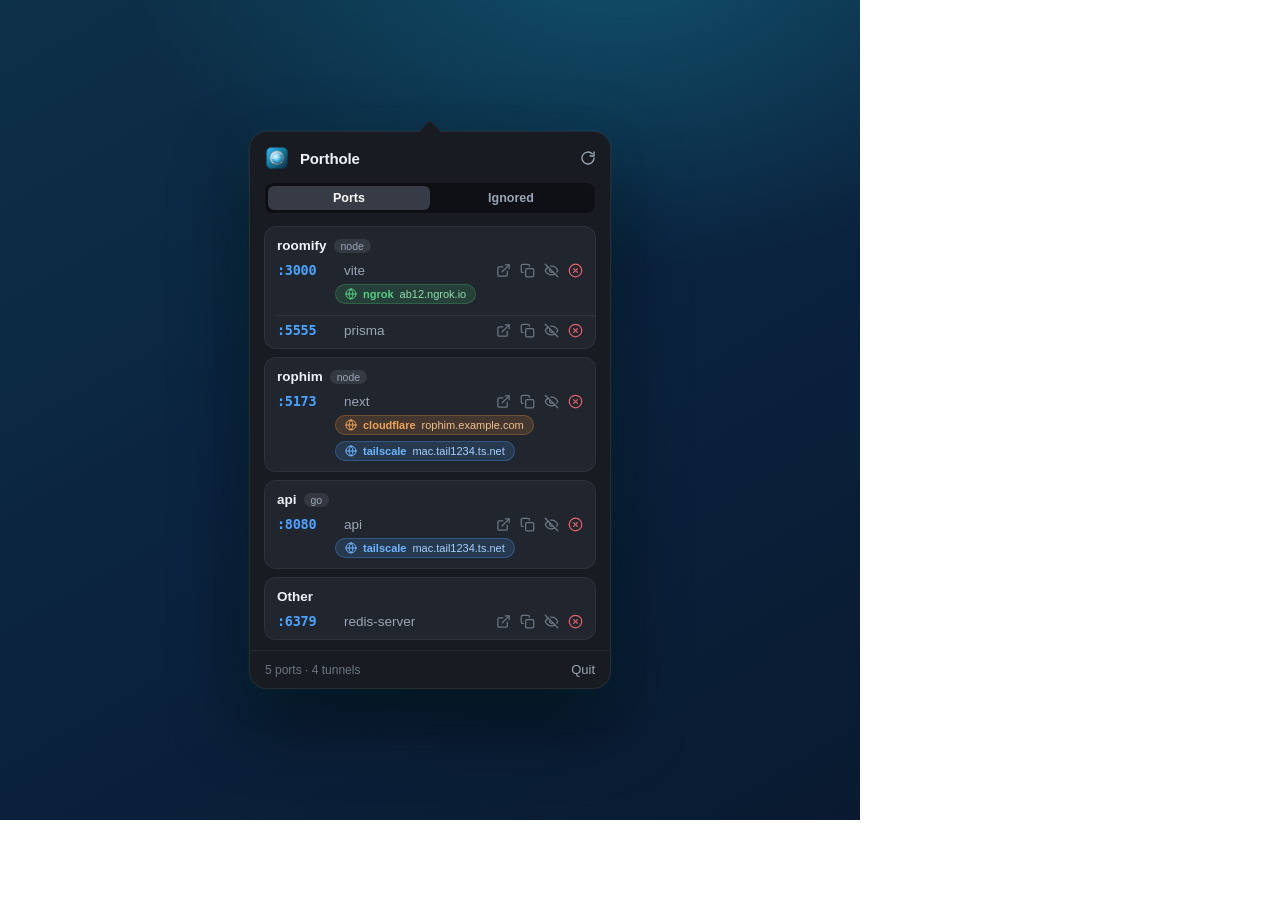
<file: scripts/mockup.html>
<!DOCTYPE html>
<html lang="en">
<head>
<meta charset="utf-8" />
<style>
  *{margin:0;padding:0;box-sizing:border-box}
  :root{
    --card:#181b21; --inner:#21252e; --line:rgba(255,255,255,.07);
    --line2:rgba(255,255,255,.06); --text:#eef3f8; --muted:#9aa6b4;
    --faint:#6b7682; --sky:#4aa3ff; --teal:#2dd4bf;
  }
  html,body{
    font-family:-apple-system,BlinkMacSystemFont,"SF Pro Text","Segoe UI",Helvetica,Arial,sans-serif;
    -webkit-font-smoothing:antialiased; text-rendering:optimizeLegibility;
  }
  .stage{
    width:860px;height:820px;display:flex;align-items:center;justify-content:center;
    background:
      radial-gradient(900px 600px at 72% -8%, #11506b 0%, rgba(17,80,107,0) 55%),
      linear-gradient(150deg,#0d3147 0%,#0b2440 45%,#091a30 100%);
  }
  .pop{position:relative;width:362px}
  .tail{position:absolute;top:-8px;left:50%;transform:translateX(-50%) rotate(45deg);
    width:16px;height:16px;background:var(--card);border-top:1px solid var(--line);border-left:1px solid var(--line);border-radius:3px}
  .card{
    background:var(--card);border:1px solid var(--line);border-radius:18px;overflow:hidden;
    box-shadow:0 30px 70px rgba(0,0,0,.55), 0 0 0 1px rgba(45,212,191,.04), 0 10px 40px rgba(20,160,180,.12);
  }
  .head{display:flex;align-items:center;justify-content:space-between;padding:13px 14px 11px}
  .head .l{display:flex;align-items:center;gap:10px}
  .head img{width:26px;height:26px;border-radius:7px}
  .title{font-weight:700;font-size:15px;color:var(--text);letter-spacing:-.01em}
  .refresh{color:var(--muted);display:flex}
  .seg{margin:0 14px 12px;background:#0e1015;border:1px solid var(--line2);border-radius:9px;padding:3px;display:flex}
  .seg div{flex:1;text-align:center;font-size:12.5px;font-weight:600;padding:5px 0;border-radius:6px;color:var(--muted)}
  .seg .on{background:#363b45;color:#fff;box-shadow:0 1px 2px rgba(0,0,0,.3)}
  .body{padding:0 14px 6px;display:flex;flex-direction:column;gap:8px}
  .group{background:var(--inner);border:1px solid var(--line2);border-radius:12px;padding:2px 0 4px}
  .ghead{display:flex;align-items:center;gap:7px;padding:9px 12px 3px}
  .gname{font-size:13.5px;font-weight:600;color:var(--text)}
  .pill-kind{font-size:10.5px;color:var(--muted);background:rgba(255,255,255,.09);padding:1px 7px;border-radius:9px}
  .row{padding:6px 12px}
  .rtop{display:flex;align-items:center;gap:9px}
  .port{font-family:ui-monospace,SFMono-Regular,Menlo,monospace;font-size:13.5px;font-weight:700;color:var(--sky);width:58px;letter-spacing:-.02em}
  .name{font-size:13.5px;color:var(--muted);flex:1}
  .acts{display:flex;align-items:center;gap:9px;color:var(--faint)}
  .div{height:1px;background:var(--line2);margin:5px 0 0 12px}
  .tunnels{margin-top:6px;margin-left:58px;display:flex;flex-wrap:wrap;gap:6px}
  .tunnel{display:inline-flex;align-items:center;gap:6px;padding:3px 9px;border-radius:11px;font-size:11px;border:1px solid;width:max-content}
  .tunnel b{font-weight:700}
  .tunnel.ng{background:rgba(72,199,116,.16);border-color:rgba(72,199,116,.25);color:#56cd84}
  .tunnel.ng span{color:#8fdcab}
  .tunnel.cf{background:rgba(244,150,60,.16);border-color:rgba(244,150,60,.28);color:#f0a35a}
  .tunnel.cf span{color:#f3c08e}
  .tunnel.ts{background:rgba(74,163,255,.16);border-color:rgba(74,163,255,.3);color:#6db4ff}
  .tunnel.ts span{color:#a6cfff}
  .foot{display:flex;align-items:center;justify-content:space-between;padding:11px 15px;border-top:1px solid var(--line2);margin-top:4px}
  .foot .c{font-size:12px;color:var(--faint)}
  .foot .q{font-size:13px;color:var(--muted)}
  svg{display:block}
</style>
</head>
<body>
<div class="stage">
  <div class="pop">
    <div class="tail"></div>
    <div class="card">
      <div class="head">
        <div class="l">
          <img src="../assets/icon-1024.png" alt="" />
          <span class="title">Porthole</span>
        </div>
        <span class="refresh"><svg width="16" height="16" viewBox="0 0 24 24" fill="none" stroke="currentColor" stroke-width="2" stroke-linecap="round" stroke-linejoin="round"><path d="M21 12a9 9 0 1 1-2.64-6.36"/><path d="M21 3v6h-6"/></svg></span>
      </div>

      <div class="seg"><div class="on">Ports</div><div>Ignored</div></div>

      <div class="body">
        <!-- roomify -->
        <div class="group">
          <div class="ghead"><span class="gname">roomify</span><span class="pill-kind">node</span></div>
          <div class="row">
            <div class="rtop">
              <span class="port">:3000</span><span class="name">vite</span>
              <span class="acts"><svg width="15" height="15" viewBox="0 0 24 24" fill="none" stroke="currentColor" stroke-width="2" stroke-linecap="round" stroke-linejoin="round"><path d="M15 3h6v6"/><path d="M10 14 21 3"/><path d="M18 13v6a2 2 0 0 1-2 2H5a2 2 0 0 1-2-2V8a2 2 0 0 1 2-2h6"/></svg><svg width="15" height="15" viewBox="0 0 24 24" fill="none" stroke="currentColor" stroke-width="2" stroke-linecap="round" stroke-linejoin="round"><rect width="13" height="13" x="9" y="9" rx="2"/><path d="M5 15H4a2 2 0 0 1-2-2V4a2 2 0 0 1 2-2h9a2 2 0 0 1 2 2v1"/></svg><svg width="15" height="15" viewBox="0 0 24 24" fill="none" stroke="currentColor" stroke-width="2" stroke-linecap="round" stroke-linejoin="round"><path d="M9.88 9.88a3 3 0 1 0 4.24 4.24"/><path d="M10.73 5.08A10.43 10.43 0 0 1 12 5c7 0 10 7 10 7a13.16 13.16 0 0 1-1.67 2.68"/><path d="M6.61 6.61A13.526 13.526 0 0 0 2 12s3 7 10 7a9.74 9.74 0 0 0 5.39-1.61"/><line x1="2" x2="22" y1="2" y2="22"/></svg><svg width="15" height="15" viewBox="0 0 24 24" fill="none" stroke="currentColor" stroke-width="2" stroke-linecap="round" stroke-linejoin="round" style="color:#e0626a"><circle cx="12" cy="12" r="10"/><path d="m15 9-6 6"/><path d="m9 9 6 6"/></svg></span>
            </div>
            <div class="tunnels"><div class="tunnel ng"><svg width="12" height="12" viewBox="0 0 24 24" fill="none" stroke="currentColor" stroke-width="2" stroke-linecap="round" stroke-linejoin="round"><circle cx="12" cy="12" r="10"/><path d="M2 12h20"/><path d="M12 2a15.3 15.3 0 0 1 4 10 15.3 15.3 0 0 1-4 10 15.3 15.3 0 0 1-4-10 15.3 15.3 0 0 1 4-10z"/></svg> <b>ngrok</b> <span>ab12.ngrok.io</span></div></div>
          </div>
          <div class="div"></div>
          <div class="row"><div class="rtop"><span class="port">:5555</span><span class="name">prisma</span><span class="acts"><svg width="15" height="15" viewBox="0 0 24 24" fill="none" stroke="currentColor" stroke-width="2" stroke-linecap="round" stroke-linejoin="round"><path d="M15 3h6v6"/><path d="M10 14 21 3"/><path d="M18 13v6a2 2 0 0 1-2 2H5a2 2 0 0 1-2-2V8a2 2 0 0 1 2-2h6"/></svg><svg width="15" height="15" viewBox="0 0 24 24" fill="none" stroke="currentColor" stroke-width="2" stroke-linecap="round" stroke-linejoin="round"><rect width="13" height="13" x="9" y="9" rx="2"/><path d="M5 15H4a2 2 0 0 1-2-2V4a2 2 0 0 1 2-2h9a2 2 0 0 1 2 2v1"/></svg><svg width="15" height="15" viewBox="0 0 24 24" fill="none" stroke="currentColor" stroke-width="2" stroke-linecap="round" stroke-linejoin="round"><path d="M9.88 9.88a3 3 0 1 0 4.24 4.24"/><path d="M10.73 5.08A10.43 10.43 0 0 1 12 5c7 0 10 7 10 7a13.16 13.16 0 0 1-1.67 2.68"/><path d="M6.61 6.61A13.526 13.526 0 0 0 2 12s3 7 10 7a9.74 9.74 0 0 0 5.39-1.61"/><line x1="2" x2="22" y1="2" y2="22"/></svg><svg width="15" height="15" viewBox="0 0 24 24" fill="none" stroke="currentColor" stroke-width="2" stroke-linecap="round" stroke-linejoin="round" style="color:#e0626a"><circle cx="12" cy="12" r="10"/><path d="m15 9-6 6"/><path d="m9 9 6 6"/></svg></span></div></div>
        </div>
        <!-- rophim -->
        <div class="group">
          <div class="ghead"><span class="gname">rophim</span><span class="pill-kind">node</span></div>
          <div class="row">
            <div class="rtop"><span class="port">:5173</span><span class="name">next</span><span class="acts"><svg width="15" height="15" viewBox="0 0 24 24" fill="none" stroke="currentColor" stroke-width="2" stroke-linecap="round" stroke-linejoin="round"><path d="M15 3h6v6"/><path d="M10 14 21 3"/><path d="M18 13v6a2 2 0 0 1-2 2H5a2 2 0 0 1-2-2V8a2 2 0 0 1 2-2h6"/></svg><svg width="15" height="15" viewBox="0 0 24 24" fill="none" stroke="currentColor" stroke-width="2" stroke-linecap="round" stroke-linejoin="round"><rect width="13" height="13" x="9" y="9" rx="2"/><path d="M5 15H4a2 2 0 0 1-2-2V4a2 2 0 0 1 2-2h9a2 2 0 0 1 2 2v1"/></svg><svg width="15" height="15" viewBox="0 0 24 24" fill="none" stroke="currentColor" stroke-width="2" stroke-linecap="round" stroke-linejoin="round"><path d="M9.88 9.88a3 3 0 1 0 4.24 4.24"/><path d="M10.73 5.08A10.43 10.43 0 0 1 12 5c7 0 10 7 10 7a13.16 13.16 0 0 1-1.67 2.68"/><path d="M6.61 6.61A13.526 13.526 0 0 0 2 12s3 7 10 7a9.74 9.74 0 0 0 5.39-1.61"/><line x1="2" x2="22" y1="2" y2="22"/></svg><svg width="15" height="15" viewBox="0 0 24 24" fill="none" stroke="currentColor" stroke-width="2" stroke-linecap="round" stroke-linejoin="round" style="color:#e0626a"><circle cx="12" cy="12" r="10"/><path d="m15 9-6 6"/><path d="m9 9 6 6"/></svg></span></div>
            <div class="tunnels">
              <div class="tunnel cf"><svg width="12" height="12" viewBox="0 0 24 24" fill="none" stroke="currentColor" stroke-width="2" stroke-linecap="round" stroke-linejoin="round"><circle cx="12" cy="12" r="10"/><path d="M2 12h20"/><path d="M12 2a15.3 15.3 0 0 1 4 10 15.3 15.3 0 0 1-4 10 15.3 15.3 0 0 1-4-10 15.3 15.3 0 0 1 4-10z"/></svg> <b>cloudflare</b> <span>rophim.example.com</span></div>
              <div class="tunnel ts"><svg width="12" height="12" viewBox="0 0 24 24" fill="none" stroke="currentColor" stroke-width="2" stroke-linecap="round" stroke-linejoin="round"><circle cx="12" cy="12" r="10"/><path d="M2 12h20"/><path d="M12 2a15.3 15.3 0 0 1 4 10 15.3 15.3 0 0 1-4 10 15.3 15.3 0 0 1-4-10 15.3 15.3 0 0 1 4-10z"/></svg> <b>tailscale</b> <span>mac.tail1234.ts.net</span></div>
            </div>
          </div>
        </div>
        <!-- api (go) -->
        <div class="group">
          <div class="ghead"><span class="gname">api</span><span class="pill-kind">go</span></div>
          <div class="row">
            <div class="rtop"><span class="port">:8080</span><span class="name">api</span><span class="acts"><svg width="15" height="15" viewBox="0 0 24 24" fill="none" stroke="currentColor" stroke-width="2" stroke-linecap="round" stroke-linejoin="round"><path d="M15 3h6v6"/><path d="M10 14 21 3"/><path d="M18 13v6a2 2 0 0 1-2 2H5a2 2 0 0 1-2-2V8a2 2 0 0 1 2-2h6"/></svg><svg width="15" height="15" viewBox="0 0 24 24" fill="none" stroke="currentColor" stroke-width="2" stroke-linecap="round" stroke-linejoin="round"><rect width="13" height="13" x="9" y="9" rx="2"/><path d="M5 15H4a2 2 0 0 1-2-2V4a2 2 0 0 1 2-2h9a2 2 0 0 1 2 2v1"/></svg><svg width="15" height="15" viewBox="0 0 24 24" fill="none" stroke="currentColor" stroke-width="2" stroke-linecap="round" stroke-linejoin="round"><path d="M9.88 9.88a3 3 0 1 0 4.24 4.24"/><path d="M10.73 5.08A10.43 10.43 0 0 1 12 5c7 0 10 7 10 7a13.16 13.16 0 0 1-1.67 2.68"/><path d="M6.61 6.61A13.526 13.526 0 0 0 2 12s3 7 10 7a9.74 9.74 0 0 0 5.39-1.61"/><line x1="2" x2="22" y1="2" y2="22"/></svg><svg width="15" height="15" viewBox="0 0 24 24" fill="none" stroke="currentColor" stroke-width="2" stroke-linecap="round" stroke-linejoin="round" style="color:#e0626a"><circle cx="12" cy="12" r="10"/><path d="m15 9-6 6"/><path d="m9 9 6 6"/></svg></span></div>
            <div class="tunnels"><div class="tunnel ts"><svg width="12" height="12" viewBox="0 0 24 24" fill="none" stroke="currentColor" stroke-width="2" stroke-linecap="round" stroke-linejoin="round"><circle cx="12" cy="12" r="10"/><path d="M2 12h20"/><path d="M12 2a15.3 15.3 0 0 1 4 10 15.3 15.3 0 0 1-4 10 15.3 15.3 0 0 1-4-10 15.3 15.3 0 0 1 4-10z"/></svg> <b>tailscale</b> <span>mac.tail1234.ts.net</span></div></div>
          </div>
        </div>
        <!-- other -->
        <div class="group">
          <div class="ghead"><span class="gname">Other</span></div>
          <div class="row"><div class="rtop"><span class="port">:6379</span><span class="name">redis-server</span><span class="acts"><svg width="15" height="15" viewBox="0 0 24 24" fill="none" stroke="currentColor" stroke-width="2" stroke-linecap="round" stroke-linejoin="round"><path d="M15 3h6v6"/><path d="M10 14 21 3"/><path d="M18 13v6a2 2 0 0 1-2 2H5a2 2 0 0 1-2-2V8a2 2 0 0 1 2-2h6"/></svg><svg width="15" height="15" viewBox="0 0 24 24" fill="none" stroke="currentColor" stroke-width="2" stroke-linecap="round" stroke-linejoin="round"><rect width="13" height="13" x="9" y="9" rx="2"/><path d="M5 15H4a2 2 0 0 1-2-2V4a2 2 0 0 1 2-2h9a2 2 0 0 1 2 2v1"/></svg><svg width="15" height="15" viewBox="0 0 24 24" fill="none" stroke="currentColor" stroke-width="2" stroke-linecap="round" stroke-linejoin="round"><path d="M9.88 9.88a3 3 0 1 0 4.24 4.24"/><path d="M10.73 5.08A10.43 10.43 0 0 1 12 5c7 0 10 7 10 7a13.16 13.16 0 0 1-1.67 2.68"/><path d="M6.61 6.61A13.526 13.526 0 0 0 2 12s3 7 10 7a9.74 9.74 0 0 0 5.39-1.61"/><line x1="2" x2="22" y1="2" y2="22"/></svg><svg width="15" height="15" viewBox="0 0 24 24" fill="none" stroke="currentColor" stroke-width="2" stroke-linecap="round" stroke-linejoin="round" style="color:#e0626a"><circle cx="12" cy="12" r="10"/><path d="m15 9-6 6"/><path d="m9 9 6 6"/></svg></span></div></div>
        </div>
      </div>

      <div class="foot"><span class="c">5 ports · 4 tunnels</span><span class="q">Quit</span></div>
    </div>
  </div>
</div>
</body>
</html>
</file>
<file: windows/src/styles.css>
:root {
  --bg: #0a1622;
  --card: #0f1f2e;
  --line: rgba(255, 255, 255, 0.08);
  --cream: #e8f0f5;
  --muted: #8ba0b3;
  --faint: #5f7387;
  --tint: #2dd4bf;
  --sky: #38bdf8;
  --red: #f87171;
  --radius: 10px;
}

* { box-sizing: border-box; margin: 0; padding: 0; }
html, body { background: var(--bg); color: var(--cream); overflow: hidden; }
body {
  font-family: -apple-system, "Segoe UI", Roboto, Helvetica, Arial, sans-serif;
  font-size: 13px;
  -webkit-user-select: none;
  user-select: none;
}
#app { display: flex; flex-direction: column; height: 100vh; }
button { font: inherit; cursor: pointer; border: none; background: none; color: inherit; }

.hdr { display: flex; align-items: center; padding: 10px 12px 8px; }
.title { font-weight: 700; font-size: 15px; flex: 1; }
.icon { width: 28px; height: 28px; border-radius: 8px; display: flex; align-items: center; justify-content: center; color: var(--muted); }
.icon:hover { background: rgba(255, 255, 255, 0.06); color: var(--cream); }
.icon svg { width: 15px; height: 15px; }

.tabs { display: flex; gap: 4px; padding: 0 12px 8px; }
.tab { flex: 1; padding: 6px 0; border-radius: 8px; font-weight: 600; color: var(--muted); background: rgba(255, 255, 255, 0.04); }
.tab.on { background: rgba(45, 212, 191, 0.16); color: var(--tint); }

.scroll { flex: 1; overflow-y: auto; overflow-x: hidden; padding: 12px; }
.scroll::-webkit-scrollbar { width: 8px; }
.scroll::-webkit-scrollbar-thumb { background: rgba(255, 255, 255, 0.1); border-radius: 8px; }

.state { text-align: center; color: var(--muted); padding: 28px 0; }
.spinner { width: 22px; height: 22px; border: 2px solid rgba(255,255,255,.15); border-top-color: var(--tint); border-radius: 50%; margin: 0 auto 10px; animation: spin .8s linear infinite; }
@keyframes spin { to { transform: rotate(360deg); } }

.card { border: 1px solid var(--line); background: rgba(255, 255, 255, 0.03); border-radius: var(--radius); margin-bottom: 8px; }
.card-h { display: flex; align-items: center; gap: 6px; padding: 8px 10px 2px; }
.card-h .name { font-weight: 600; font-size: 12.5px; }
.badge { font-size: 10px; color: var(--muted); background: rgba(255, 255, 255, 0.1); border-radius: 999px; padding: 1px 6px; }

.row { padding: 5px 10px; }
.row + .row { border-top: 1px solid var(--line); }
.row-top { display: flex; align-items: center; gap: 8px; }
.port { font-family: ui-monospace, "Cascadia Code", Consolas, monospace; font-weight: 700; color: var(--tint); width: 52px; }
.pname { color: var(--muted); flex: 1; overflow: hidden; text-overflow: ellipsis; white-space: nowrap; }
.acts { display: flex; gap: 2px; }
.acts .icon { width: 24px; height: 24px; }
.acts .icon.danger:hover { color: var(--red); background: rgba(248, 113, 113, 0.12); }

.pill { display: inline-flex; align-items: center; gap: 4px; font-size: 11px; padding: 1px 7px; border-radius: 999px; margin: 3px 0 1px 52px; max-width: calc(100% - 52px); }
.pill svg { width: 11px; height: 11px; flex: none; }
.pill .u { overflow: hidden; text-overflow: ellipsis; white-space: nowrap; }
.pill.cloudflare { background: rgba(232, 145, 42, 0.18); color: #f0a35a; }
.pill.ngrok { background: rgba(46, 160, 67, 0.18); color: #56cd84; }
.pill.tailscale { background: rgba(59, 130, 246, 0.18); color: #6ea8fe; }
.pill.localtunnel { background: rgba(139, 92, 246, 0.18); color: #a78bfa; }
button.pill { cursor: pointer; }

.rules .rrow { display: flex; align-items: center; gap: 8px; padding: 5px 10px; }
.rules .rlabel { flex: 1; overflow: hidden; text-overflow: ellipsis; white-space: nowrap; }
.rules .rlabel.mono { font-family: ui-monospace, Consolas, monospace; color: var(--tint); }

.addrow { display: flex; gap: 8px; margin-top: 8px; }
.addrow input { flex: 1; background: #06121f; border: 1px solid var(--line); border-radius: 8px; color: var(--cream); padding: 7px 10px; outline: none; }
.addrow input:focus { border-color: var(--tint); }
.addrow button { background: rgba(45, 212, 191, 0.16); color: var(--tint); border-radius: 8px; padding: 0 14px; font-weight: 600; }

.ftr { display: flex; align-items: center; gap: 10px; padding: 8px 12px; border-top: 1px solid var(--line); }
.count { flex: 1; color: var(--faint); font-size: 12px; }
.link { color: var(--muted); font-size: 12px; }
.link:hover { color: var(--tint); }

.ctxmenu { position: fixed; z-index: 50; background: #10202f; border: 1px solid var(--line); border-radius: 8px; padding: 4px; box-shadow: 0 12px 30px rgba(0,0,0,.5); min-width: 160px; }
.ctxmenu button { display: block; width: 100%; text-align: left; padding: 7px 10px; border-radius: 6px; color: var(--cream); font-size: 12.5px; }
.ctxmenu button:hover { background: rgba(255,255,255,.07); }

.dialog-bg { position: fixed; inset: 0; z-index: 60; background: rgba(0,0,0,.5); display: flex; align-items: center; justify-content: center; }
.dialog { background: #10202f; border: 1px solid var(--line); border-radius: 12px; padding: 18px; width: 260px; text-align: center; }
.dialog p { margin-bottom: 14px; }
.dialog .btns { display: flex; gap: 8px; }
.dialog button { flex: 1; padding: 8px; border-radius: 8px; font-weight: 600; background: rgba(255,255,255,.08); }
.dialog button.danger { background: var(--red); color: #2a0a0a; }

.toast { position: fixed; left: 12px; right: 12px; bottom: 12px; z-index: 70; background: #10202f; border: 1px solid var(--line); border-radius: 10px; padding: 10px 14px; font-size: 12.5px; text-align: center; color: var(--cream); }
</file>
